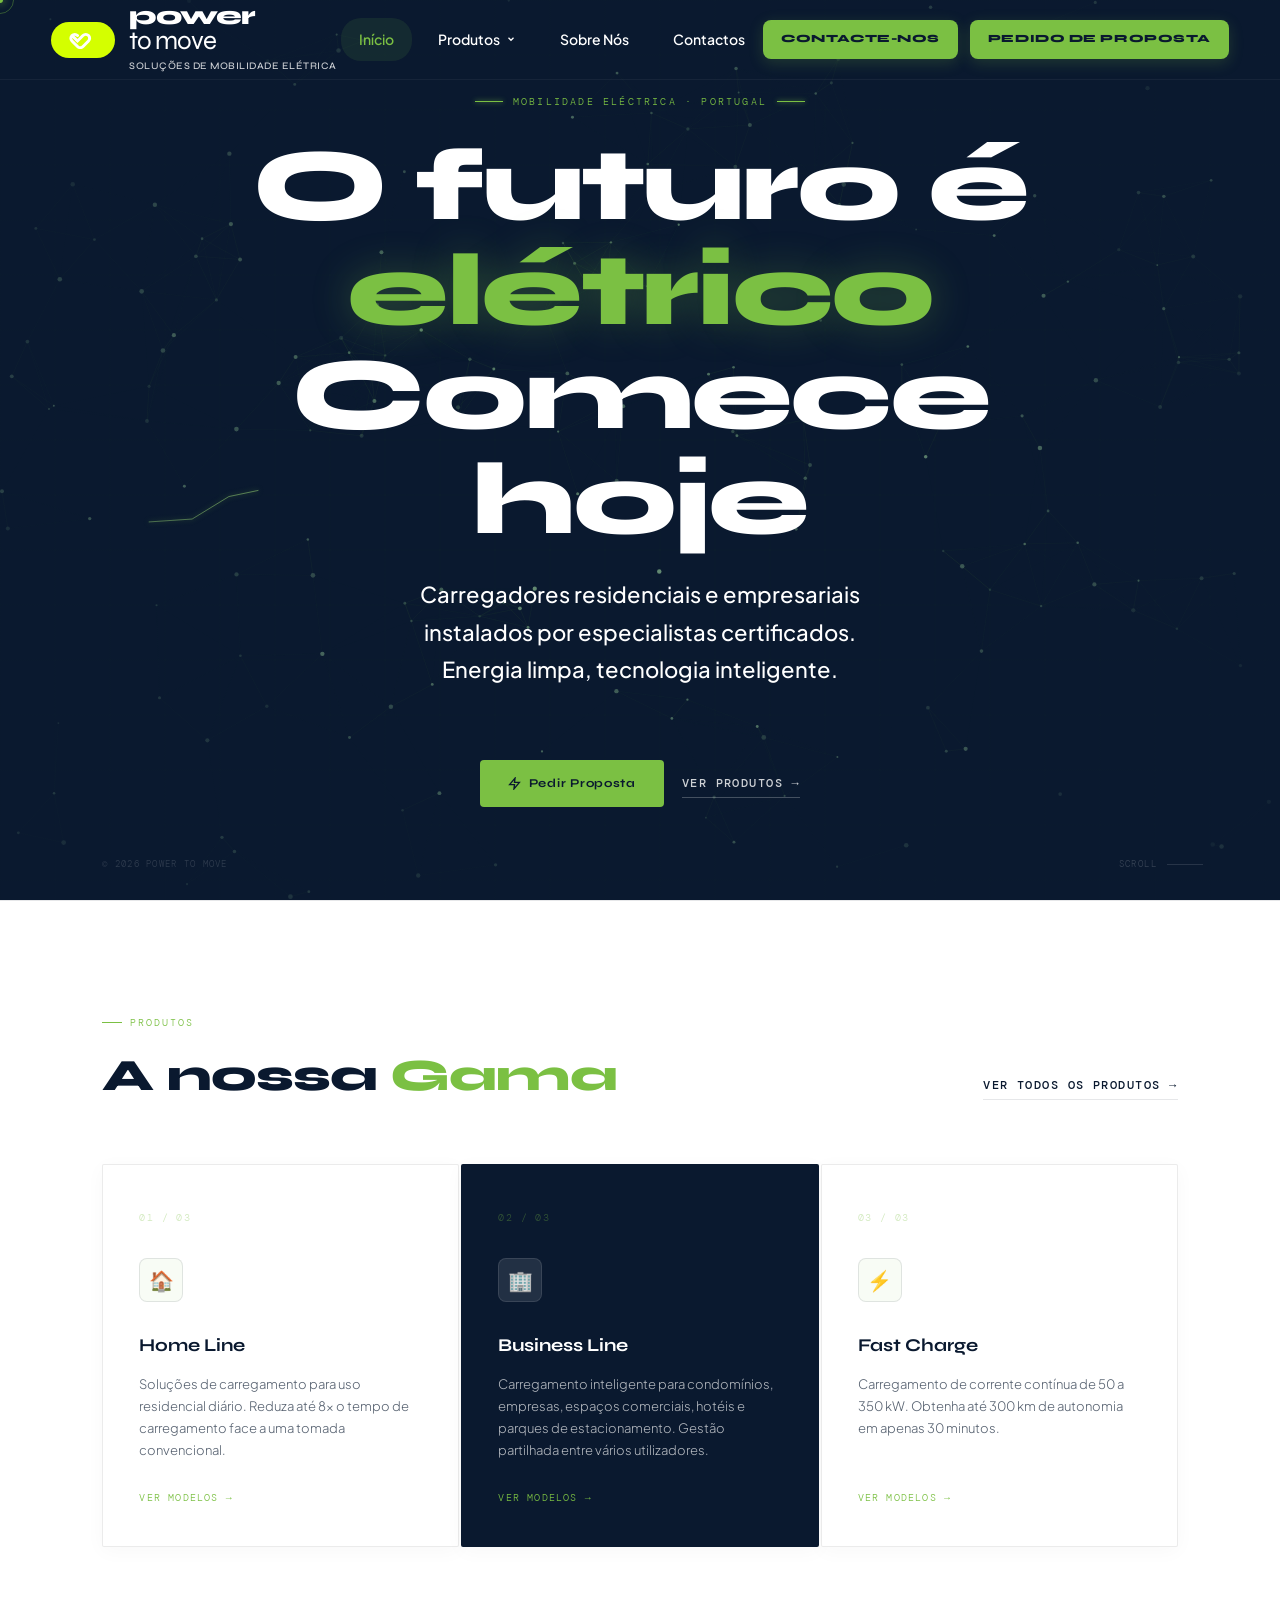
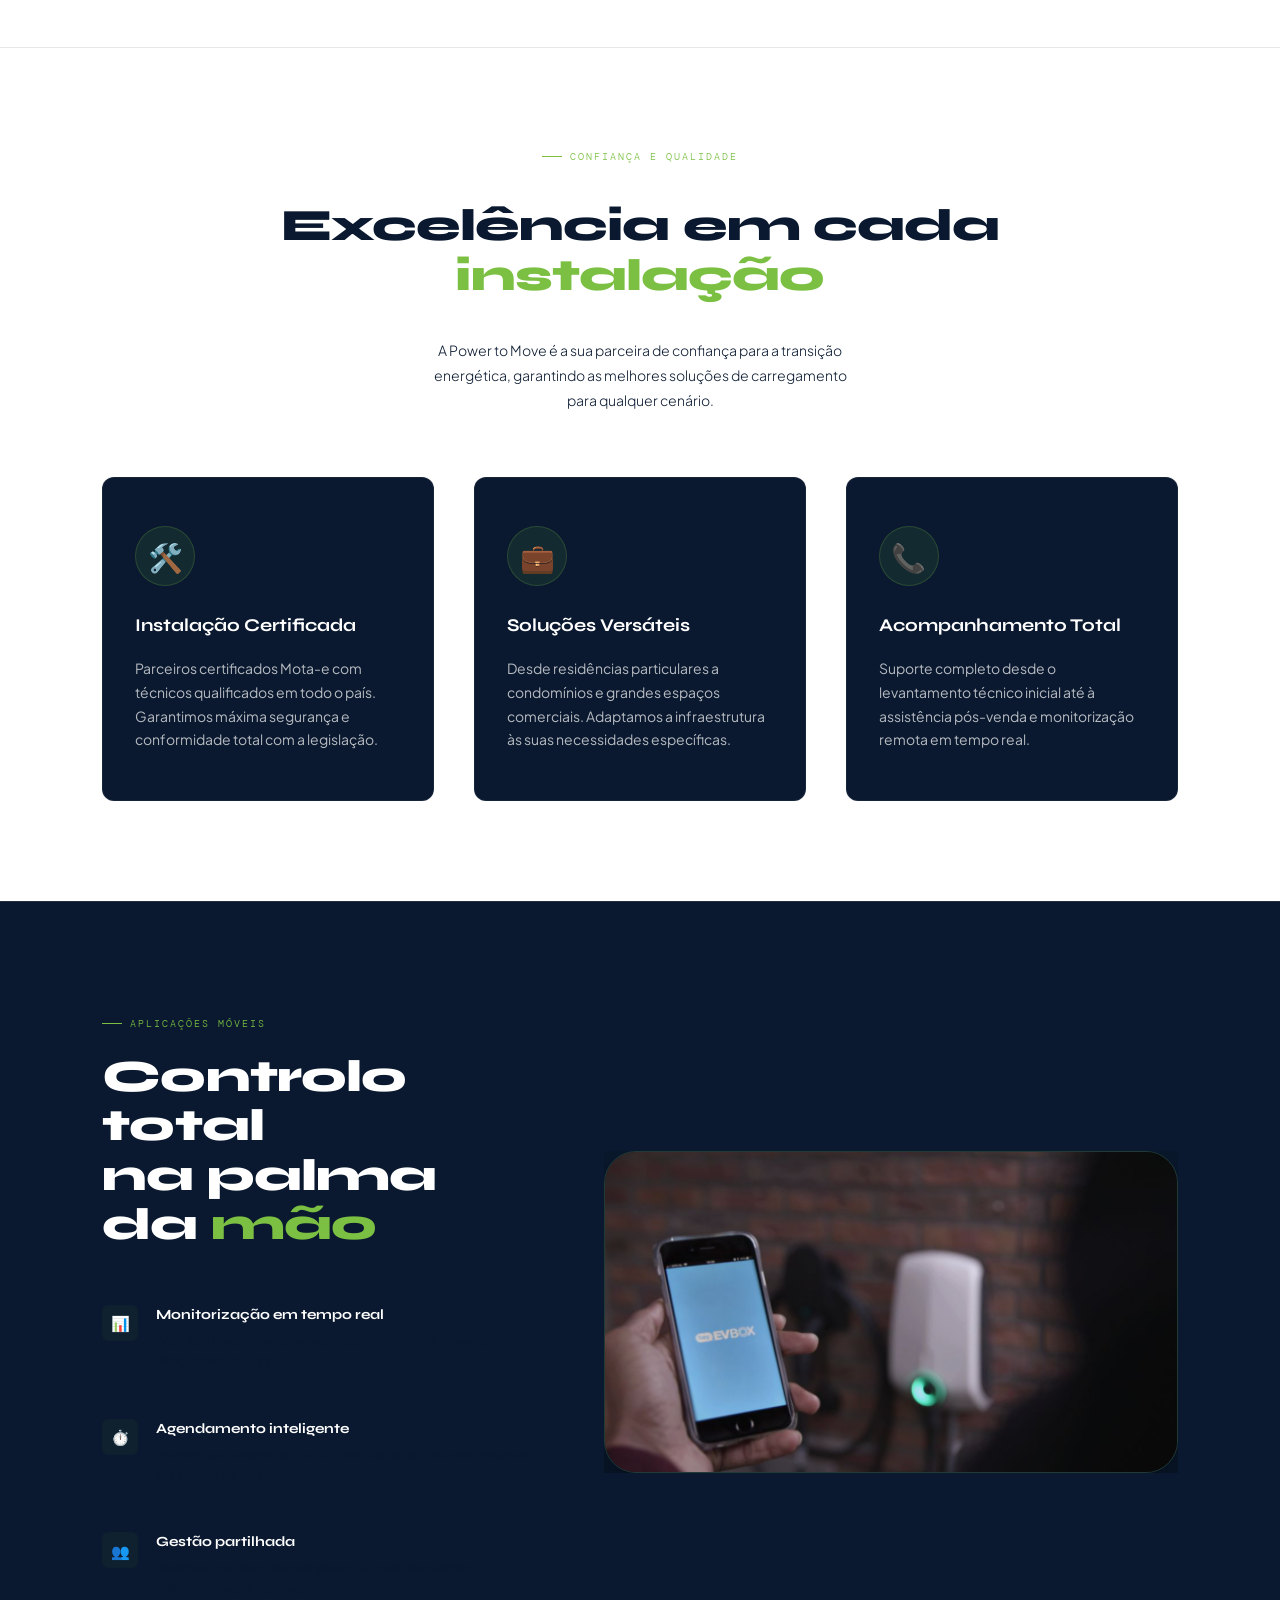
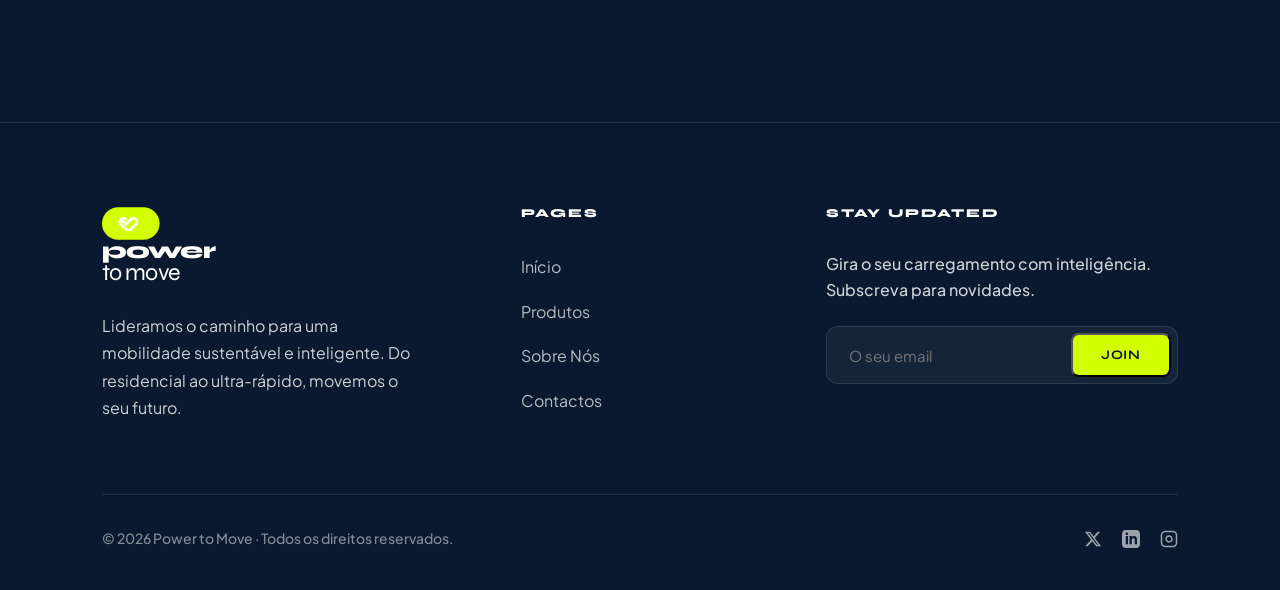
<file: index.html>
<!DOCTYPE html>
<html lang="pt">

<head>
    <meta charset="UTF-8" />
    <meta name="viewport" content="width=device-width, initial-scale=1.0, maximum-scale=1.0, user-scalable=no" />
    <title>Power to Move — Carregadores EV</title>
    <link
        href="https://fonts.googleapis.com/css2?family=Syne:wght@400;600;700;800&family=DM+Mono:ital,wght@0,300;0,400;1,300&family=Plus+Jakarta+Sans:wght@300;400;500;600&display=swap"
        rel="stylesheet" />
    <link rel="stylesheet" href="css/landing.css">
    <style>
        /* Extra safety for mobile overflow */
        .page-wrapper {
            overflow-x: hidden;
            width: 100%;
            position: relative;
        }
    </style>
</head>

<body>
    <div class="page-wrapper">

        <!-- CURSOR -->
        <div id="cursor"></div>
        <div id="cursor-ring"></div>

        <!-- NAV -->
        <nav id="navbar">
            <a href="index.html" class="logo">
                <div class="logo-pill">
                    <div class="logo-waves"></div>
                </div>
                <div class="logo-text">
                    <div class="logo-brand">
                        <span>power</span>
                        <span>to move</span>
                    </div>
                    <span class="logo-caption">soluções de mobilidade elétrica</span>
                </div>
            </a>

            <ul class="nav-links">
                <li><a href="index.html" class="active">Início</a></li>
                <li class="has-mega">
                    <a href="produtos.html">
                        Produtos
                        <svg width="10" height="10" viewBox="0 0 24 24" fill="none" stroke="currentColor"
                            stroke-width="3">
                            <path d="M6 9l6 6 6-6" />
                        </svg>
                    </a>
                    <div class="mega-menu">
                        <div class="mega-col">
                            <div class="mega-col-title">EV Home Chargers</div>
                            <div class="mega-items">
                                <a href="home-line.html" class="mega-item">
                                    <span class="mega-item-title">Home Line</span>
                                    <span class="mega-item-desc">Simples, seguro e eficiente</span>
                                </a>
                                <a href="#" class="mega-item">
                                    <span class="mega-item-title">Mini Pro 2</span>
                                    <span class="mega-item-desc">Inteligente e conectado</span>
                                </a>
                            </div>
                        </div>
                        <div class="mega-col">
                            <div class="mega-col-title">EV Business Chargers</div>
                            <div class="mega-items">
                                <a href="business-line.html" class="mega-item">
                                    <span class="mega-item-title">Business Line</span>
                                    <span class="mega-item-desc">Gestão de frotas e condomínios</span>
                                </a>
                                <a href="fast-charge.html" class="mega-item">
                                    <span class="mega-item-title">Fast Charge</span>
                                    <span class="mega-item-desc">Carregamento ultrarrápido DC</span>
                                </a>
                            </div>
                        </div>
                        <div class="mega-col">
                            <div class="mega-col-title">More Products</div>
                            <div class="mega-items">
                                <a href="accessories.html" class="mega-item">
                                    <span class="mega-item-title">Cabos & Acessórios</span>
                                    <span class="mega-item-desc">Cabos, adaptadores e suportes</span>
                                </a>
                                <a href="#" class="mega-item">
                                    <span class="mega-item-title">Software Solutions</span>
                                    <span class="mega-item-desc">Plataforma de gestão P2M</span>
                                </a>
                            </div>
                        </div>
                    </div>
                </li>
                <li><a href="about-us.html">Sobre Nós</a></li>
                <li><a href="#footer">Contactos</a></li>
            </ul>

            <div class="nav-right">
                <a href="mailto:mail@powertomove.pt" class="nav-cta-secondary">Contacte-nos</a>
                <a href="#hero" class="nav-cta">Pedido de Proposta</a>
                <button id="mobile-toggle" class="nav-hamburger" aria-label="Toggle Navigation">
                    <span></span>
                    <span></span>
                    <span></span>
                </button>
            </div>
        </nav>

        <!-- ── HERO ── -->
        <section id="hero">
            <canvas id="hero-canvas"></canvas>
            <div class="hero-vignette"></div>
            <div class="hero-left-fade"></div>

            <div class="hero-content">
                <div class="eyebrow" style="justify-content:center;">
                    <span class="eyebrow-line"></span>
                    <span class="eyebrow-text">Mobilidade Eléctrica · Portugal</span>
                    <span class="eyebrow-line"></span>
                </div>
                <h1>O futuro é <em>elétrico</em><br />Comece hoje</h1>
                <p class="hero-sub">Carregadores residenciais e empresariais instalados por especialistas certificados.
                    Energia limpa, tecnologia inteligente.</p>
                <div class="hero-btns">
                    <a href="#cta-band" class="btn-primary">
                        <svg width="13" height="13" viewBox="0 0 24 24" fill="none" stroke="currentColor"
                            stroke-width="2.5">
                            <path d="M13 2L3 14h9l-1 8 10-12h-9l1-8z" />
                        </svg>
                        Pedir Proposta
                    </a>
                    <a href="#produtos" class="btn-ghost">Ver Produtos →</a>
                </div>
            </div>

            <!-- Stats removed per user request -->

            <div class="hero-bottom">
                <span
                    style="font-family:'DM Mono',monospace;font-size:9px;font-weight:300;color:rgba(255,255,255,.15);letter-spacing:.14em;">©
                    2026 POWER TO MOVE</span>
                <div class="scroll-hint">
                    <span>Scroll</span>
                    <div class="scroll-track"></div>
                </div>
            </div>
        </section>

        <!-- ── PRODUTOS ── -->
        <section id="produtos">
            <div class="produtos-header reveal">
                <div>
                    <div class="section-tag">Produtos</div>
                    <h2 class="section-title">A nossa <em>Gama</em></h2>
                </div>
                <a href="produtos.html" class="btn-ghost reveal reveal-delay-2">Ver todos os produtos →</a>
            </div>

            <div class="produtos-grid">
                <div class="produto-card reveal reveal-delay-1">
                    <div class="produto-number">01 / 03</div>
                    <div class="produto-icon">🏠</div>
                    <div class="produto-name">Home Line</div>
                    <p class="produto-desc">Soluções de carregamento para uso residencial diário. Reduza até 8× o tempo
                        de
                        carregamento face a uma tomada convencional.</p>
                    <a href="home-line.html" class="produto-link">Ver modelos →</a>
                </div>
                <div class="produto-card featured reveal reveal-delay-2">
                    <div class="produto-number">02 / 03</div>
                    <div class="produto-icon">🏢</div>
                    <div class="produto-name">Business Line</div>
                    <p class="produto-desc">Carregamento inteligente para condomínios, empresas, espaços comerciais,
                        hotéis
                        e parques de estacionamento. Gestão partilhada entre vários utilizadores.</p>
                    <a href="business-line.html" class="produto-link">Ver modelos →</a>
                </div>
                <div class="produto-card reveal reveal-delay-3">
                    <div class="produto-number">03 / 03</div>
                    <div class="produto-icon">⚡</div>
                    <div class="produto-name">Fast Charge</div>
                    <p class="produto-desc">Carregamento de corrente contínua de 50 a 350 kW. Obtenha até 300 km de
                        autonomia em apenas 30 minutos.</p>
                    <a href="fast-charge.html" class="produto-link">Ver modelos →</a>
                </div>
            </div>
        </section>


        <!-- ── TRUST & QUALITY SECTION ── -->
        <section id="trust-quality">
            <div class="trust-header reveal">
                <div class="section-tag">Confiança e Qualidade</div>
                <h2 class="section-title">Excelência em cada <em>instalação</em></h2>
                <p class="section-body">A Power to Move é a sua parceira de confiança para a transição energética,
                    garantindo as melhores soluções de carregamento para qualquer cenário.</p>
            </div>

            <div class="trust-grid">
                <div class="trust-item reveal reveal-delay-1">
                    <div class="trust-icon">🛠️</div>
                    <h3 class="trust-h">Instalação Certificada</h3>
                    <p class="trust-p">Parceiros certificados Mota-e com técnicos qualificados em todo o país.
                        Garantimos
                        máxima segurança e conformidade total com a legislação.</p>
                </div>
                <div class="trust-item reveal reveal-delay-2">
                    <div class="trust-icon">💼</div>
                    <h3 class="trust-h">Soluções Versáteis</h3>
                    <p class="trust-p">Desde residências particulares a condomínios e grandes espaços comerciais.
                        Adaptamos a infraestrutura às suas necessidades específicas.</p>
                </div>
                <div class="trust-item reveal reveal-delay-3">
                    <div class="trust-icon">📞</div>
                    <h3 class="trust-h">Acompanhamento Total</h3>
                    <p class="trust-p">Suporte completo desde o levantamento técnico inicial até à assistência pós-venda
                        e
                        monitorização remota em tempo real.</p>
                </div>
            </div>
        </section>

        <!-- ── APP SECTION ── -->
        <section id="app-section">
            <div class="app-inner">
                <div class="reveal">
                    <div class="section-tag">Aplicações Móveis</div>
                    <h2 class="section-title">Controlo total<br />na palma da <em>mão</em></h2>
                    <ul class="app-feature-list">
                        <li class="app-feat">
                            <div class="app-feat-icon">📊</div>
                            <div>
                                <div class="app-feat-title">Monitorização em tempo real</div>
                                <div class="app-feat-desc">Acompanhe cada sessão de carregamento, consumo e custo
                                    directamente na app.</div>
                            </div>
                        </li>
                        <li class="app-feat">
                            <div class="app-feat-icon">⏱️</div>
                            <div>
                                <div class="app-feat-title">Agendamento inteligente</div>
                                <div class="app-feat-desc">Programe o carregamento nas horas de menor tarifa para poupar
                                    na
                                    sua factura de energia.</div>
                            </div>
                        </li>
                        <li class="app-feat">
                            <div class="app-feat-icon">👥</div>
                            <div>
                                <div class="app-feat-title">Gestão partilhada</div>
                                <div class="app-feat-desc">Ideal para condomínios e empresas — gerencie múltiplos
                                    utilizadores e pontos de carga.</div>
                            </div>
                        </li>
                    </ul>
                </div>
                <div class="app-phone reveal reveal-delay-2">
                    <img src="images/app-preview.png" alt="Power to Move App Preview">
                </div>
            </div>
        </section>




        <!-- ── FOOTER ── -->
        <footer id="footer">
            <div class="footer-grid">
                <div class="footer-col brand-col">
                    <div class="logo-box footer-logo-box">
                        <div class="logo-pill">
                            <div class="logo-waves"></div>
                        </div>
                        <div class="logo-brand">
                            <span>power</span>
                            <span>to move</span>
                        </div>
                    </div>
                    <p class="footer-proposal">Lideramos o caminho para uma mobilidade sustentável e inteligente. Do
                        residencial ao ultra-rápido, movemos o seu futuro.</p>
                </div>
                <div class="footer-col links-col">
                    <div class="footer-col-title">PAGES</div>
                    <ul class="footer-links">
                        <li><a href="index.html">Início</a></li>
                        <li><a href="produtos.html">Produtos</a></li>
                        <li><a href="about-us.html">Sobre Nós</a></li>
                        <li><a href="#footer">Contactos</a></li>
                    </ul>
                </div>
                <div class="footer-col signup-col">
                    <div class="footer-col-title">STAY UPDATED</div>
                    <p class="footer-signup-text">Gira o seu carregamento com inteligência. Subscreva para novidades.
                    </p>
                    <form class="footer-form">
                        <input type="email" placeholder="O seu email" required>
                        <button type="submit">Join</button>
                    </form>
                </div>
            </div>
            <div class="footer-bottom">
                <span class="footer-copy">© 2026 Power to Move · Todos os direitos reservados.</span>
                <div class="footer-socials">
                    <a href="#" class="footer-social">
                        <svg width="18" height="18" viewBox="0 0 24 24" fill="currentColor">
                            <path
                                d="M18.244 2.25h3.308l-7.227 8.26 8.502 11.24H16.17l-5.214-6.817L4.99 21.75H1.68l7.73-8.835L1.254 2.25H8.08l4.713 6.231zm-1.161 17.52h1.833L7.084 4.126H5.117z" />
                        </svg>
                    </a>
                    <a href="#" class="footer-social">
                        <svg width="18" height="18" viewBox="0 0 24 24" fill="currentColor">
                            <path
                                d="M19 0h-14c-2.761 0-5 2.239-5 5v14c0 2.761 2.239 5 5 5h14c2.762 0 5-2.239 5-5v-14c0-2.761-2.238-5-5-5zm-11 19h-3v-11h3v11zm-1.5-12.268c-.966 0-1.75-.79-1.75-1.764s.784-1.764 1.75-1.764 1.75.79 1.75 1.764-.783 1.764-1.75 1.764zm13.5 12.268h-3v-5.604c0-3.368-4-3.113-4 0v5.604h-3v-11h3v1.765c1.396-2.586 7-2.777 7 2.476v6.759z" />
                        </svg>
                    </a>
                    <a href="#" class="footer-social">
                        <svg width="18" height="18" viewBox="0 0 24 24" fill="none" stroke="currentColor"
                            stroke-width="2">
                            <rect x="2" y="2" width="20" height="20" rx="5" ry="5" />
                            <path d="M16 11.37A4 4 0 1112.63 8 4 4 0 0116 11.37z" />
                            <line x1="17.5" y1="6.5" x2="17.51" y2="6.5" />
                        </svg>
                    </a>
                </div>
            </div>
        </footer>

        <script src="js/landing.js"></script>
</body>

</html>
</file>
<file: css/landing.css>
:root {
    --g: #7BC043;
    --g2: #a8e063;
    --g3: #d4f79e;
    --navy: #0A192F;
    --navy-light: #112240;
    --navy-lighter: #233554;
    --white: #FFFFFF;
    --dark: #0A192F;
    /* Retaining var name for compatibility but mapping to Navy */
    --dark2: #112240;
    --dark3: #233554;
    --mid: #1a2e18;
    --green-20: rgba(123, 192, 67, 0.2);
    --lime: #D4FF00;
    --border: rgba(10, 25, 47, 0.1);
    --text: #0A192F;
    --muted: rgba(10, 25, 47, 0.7);
    --muted-light: rgba(255, 255, 255, 0.7);
}

* {
    margin: 0;
    padding: 0;
    box-sizing: border-box;
}

html {
    scroll-behavior: smooth;
    overflow-x: hidden;
    width: 100%;
}

body {
    background: var(--white);
    color: var(--text);
    font-family: 'Plus Jakarta Sans', sans-serif;
    font-size: 18px;
    font-weight: 500;
    line-height: 1.7;
    overflow-x: hidden !important;
    width: 100% !important;
    position: relative;
    -webkit-text-size-adjust: 100%;
    -ms-text-size-adjust: 100%;
}

/* ── SCROLLBAR ── */
::-webkit-scrollbar {
    width: 4px;
}

::-webkit-scrollbar-track {
    background: var(--dark);
}

::-webkit-scrollbar-thumb {
    background: var(--g);
    border-radius: 4px;
}

/* ── CURSOR ── */
#cursor {
    position: fixed;
    width: 6px;
    height: 6px;
    background: var(--g);
    border-radius: 50%;
    pointer-events: none;
    z-index: 9999;
    transform: translate(-50%, -50%);
    box-shadow: 0 0 10px var(--g);
    transition: width .15s, height .15s;
}

#cursor-ring {
    position: fixed;
    width: 28px;
    height: 28px;
    border: 1px solid rgba(123, 192, 67, 0.38);
    border-radius: 50%;
    pointer-events: none;
    z-index: 9998;
    transform: translate(-50%, -50%);
    transition: width .35s cubic-bezier(.23, 1, .32, 1), height .35s cubic-bezier(.23, 1, .32, 1), border-color .2s;
}

body {
    cursor: none;
}

a,
button,
input,
label {
    cursor: none;
}

/* ── NAV ── */
nav {
    position: fixed;
    top: 0;
    left: 0;
    right: 0;
    z-index: 1000;
    display: grid;
    grid-template-columns: 1fr auto 1fr;
    align-items: center;
    padding: 0 4vw;
    height: 80px;
    border-bottom: 1px solid rgba(255, 255, 255, 0.05);
    transition: all .4s cubic-bezier(.16, 1, .3, 1);
    background: transparent;
}

nav.scrolled {
    background: rgba(10, 25, 47, 0.98);
    backdrop-filter: blur(20px);
    height: 72px;
    border-bottom-color: rgba(255, 255, 255, 0.1);
}

/* ── LOGO RECREATION ── */
.logo {
    display: flex;
    align-items: center;
    gap: 14px;
    text-decoration: none;
    transition: transform .3s;
}

.logo:hover {
    transform: translateY(-1px);
}

.logo-pill {
    width: 64px;
    height: 36px;
    background: var(--lime);
    border-radius: 100px;
    display: flex;
    align-items: center;
    justify-content: center;
    position: relative;
    padding: 0 12px;
}

.logo-waves {
    width: 32px;
    height: 18px;
    background: #fff;
    mask: url("data:image/svg+xml,%3Csvg viewBox='0 0 32 18' xmlns='http://www.w3.org/2000/svg'%3Base-path d='M8 14c-2.2 0-4-1.8-4-4s1.8-4 4-4 4 1.8 4 4-1.8 4-4 4zm16-4c0-2.2-1.8-4-4-4s-4 1.8-4 4 1.8 4 4 4 4-1.8 4-4z'/%3E%3Cpath d='M24 10c0 4.4-3.6 8-8 8s-8-3.6-8-8 3.6-8 8-8 8 3.6 8 8z' fill-opacity='.3'/%3E%3Cpath d='M8 10c0-4.4 3.6-8 8-8s8 3.6 8 8-3.6 8-8 8-8-3.6-8-8z' fill-opacity='.3'/%3E%3C/svg%3E") no-repeat center;
    -webkit-mask: url("data:image/svg+xml,%3Csvg viewBox='0 0 32 18' xmlns='http://www.w3.org/2000/svg'%3E%3Cpath d='M10.5 4.5c-1.5-1.5-4-1.5-5.5 0-1.5 1.5-1.5 4 0 5.5l5.5 5.5c1.5 1.5 4 1.5 5.5 0l5.5-5.5c1.5-1.5 1.5-4 0-5.5-1.5-1.5-4-1.5-5.5 0L10.5 10l-5.5-5.5' stroke='white' stroke-width='3' stroke-linecap='round' fill='none'/%3E%3C/svg%3E") no-repeat center;
    mask-size: contain;
    -webkit-mask-size: contain;
}

/* Fallback wave using CSS shapes if mask fails */
.logo-waves::before,
.logo-waves::after {
    content: '';
    position: absolute;
    width: 20px;
    height: 8px;
    background: #fff;
    border-radius: 10px;
    top: 50%;
    left: 50%;
}

.logo-waves::before {
    transform: translate(-70%, -50%) rotate(-45deg);
}

.logo-waves::after {
    transform: translate(-30%, -50%) rotate(45deg);
}

.logo-text {
    display: flex;
    flex-direction: column;
    justify-content: center;
}

.logo-brand {
    font-family: 'Syne', sans-serif;
    font-size: 26px;
    font-weight: 700;
    color: #fff;
    line-height: 0.95;
    letter-spacing: -0.04em;
    display: flex;
    flex-direction: column;
}

.logo-brand span:first-child {
    font-weight: 800;
}

.logo-brand span:last-child {
    font-weight: 400;
}

.logo-caption {
    font-family: 'Syne', sans-serif;
    font-size: 10px;
    font-weight: 500;
    color: #fff;
    opacity: 0.8;
    letter-spacing: 0.05em;
    text-transform: uppercase;
    margin-top: 4px;
}



.logo-icon {
    width: 32px;
    height: 32px;
    background: var(--g);
    border-radius: 6px;
    display: flex;
    align-items: center;
    justify-content: center;
    font-size: 14px;
    box-shadow: 0 0 12px rgba(123, 192, 67, .4);
}

.nav-links {
    display: flex;
    align-items: center;
    gap: 8px;
    list-style: none;
    justify-self: center;
}


.nav-links li a {
    color: #fff;
    text-decoration: none;
    font-weight: 550;
    font-size: 14px;
    transition: all .3s;
    padding: 10px 18px;
    border-radius: 20px;
    display: flex;
    align-items: center;
    gap: 6px;
}

.nav-links li a:hover {
    color: #fff;
    background: rgba(255, 255, 255, 0.08);
}

.nav-links li a.active {
    color: var(--g);
    background: rgba(123, 192, 67, 0.1);
}

.nav-right {
    display: flex;
    align-items: center;
    gap: 12px;
}

.nav-hamburger {
    display: none;
    flex-direction: column;
    gap: 5px;
    background: transparent;
    border: none;
    padding: 10px;
    z-index: 1100;
}

.nav-hamburger span {
    display: block;
    width: 22px;
    height: 2px;
    background: #fff;
    border-radius: 2px;
    transition: transform .3s, opacity .3s;
}

.nav-hamburger.active span:nth-child(1) {
    transform: translateY(7px) rotate(45deg);
}

.nav-hamburger.active span:nth-child(2) {
    opacity: 0;
}

.nav-hamburger.active span:nth-child(3) {
    transform: translateY(-7px) rotate(-45deg);
}

.nav-cta,
.nav-cta-secondary {
    display: inline-flex;
    background: var(--g);
    color: var(--dark) !important;
    font-family: 'Syne', sans-serif !important;
    font-size: 11px !important;
    font-weight: 800 !important;
    padding: 10px 18px !important;
    border-radius: 8px;
    white-space: nowrap;
    letter-spacing: .05em !important;
    text-decoration: none;
    text-transform: uppercase;
    transition: all .3s cubic-bezier(.23, 1, .32, 1) !important;
    box-shadow: 0 4px 15px rgba(123, 192, 67, .2);
}

.nav-cta:hover,
.nav-cta-secondary:hover {
    background: var(--g2) !important;
    transform: translateY(-2px);
    box-shadow: 0 8px 25px rgba(123, 192, 67, .4) !important;
}



/* ── MEGA MENU ── */
.has-mega {
    position: static;
}

.mega-menu {
    position: absolute;
    top: 100%;
    left: 50%;
    transform: translateX(-50%) translateY(15px);
    width: 800px;
    background: #fff;
    border-radius: 12px;
    padding: 28px 32px;
    display: grid;
    grid-template-columns: repeat(3, 1fr);
    gap: 32px;
    box-shadow: 0 25px 50px rgba(0, 0, 0, 0.15);
    opacity: 0;
    visibility: hidden;
    transition: all .35s cubic-bezier(.16, 1, .3, 1);
    z-index: 1001;
    border: 1px solid rgba(0, 0, 0, 0.04);
}



.has-mega:hover .mega-menu {
    opacity: 1;
    visibility: visible;
    transform: translateX(-50%) translateY(10px);
}

.mega-col-title {
    font-family: 'Syne', sans-serif;
    font-size: 10px;
    font-weight: 700;
    color: var(--muted);
    text-transform: uppercase;
    letter-spacing: .12em;
    margin-bottom: 20px;
    padding-bottom: 10px;
    border-bottom: 1px solid rgba(0, 0, 0, 0.03);
}

.mega-items {
    display: flex;
    flex-direction: column;
    gap: 16px;
}


.mega-item {
    text-decoration: none;
    display: flex;
    flex-direction: column;
    gap: 4px;
    transition: transform .2s;
}

.mega-item:hover {
    transform: translateX(5px);
}

.mega-item-title {
    font-family: 'Syne', sans-serif;
    font-size: 14px;
    font-weight: 700;
    color: var(--navy);
}

.mega-item-desc {
    font-size: 11px;
    color: var(--muted);
    font-weight: 400;
}


.nav-links li a svg {
    transition: transform .3s;
}

.has-mega:hover>a svg {
    transform: rotate(180deg);
}


/* ── HERO ── */
#hero {
    height: 100vh;
    position: relative;
    overflow: hidden;
    display: flex;
    align-items: center;
    background: var(--navy);
    color: #fff;
}

#hero-canvas {
    position: absolute;
    inset: 0;
}

.hero-vignette {
    position: absolute;
    inset: 0;
    background: radial-gradient(ellipse 65% 65% at 50% 50%, transparent 25%, rgba(10, 25, 47, .8) 100%);
    pointer-events: none;
    z-index: 1;
}

.hero-left-fade {
    display: none;
}

.hero-content {
    position: relative;
    z-index: 2;
    padding: 0 4vw;
    width: 100%;
    max-width: 1000px;
    margin: 0 auto;
    text-align: center;
    display: flex;
    flex-direction: column;
    align-items: center;
}

.eyebrow {
    display: flex;
    align-items: center;
    gap: 10px;
    margin-bottom: 24px;
    opacity: 0;
    animation: revealUp .8s ease .3s forwards;
}

.eyebrow-line {
    width: 28px;
    height: 1px;
    background: var(--g);
    box-shadow: 0 0 5px var(--g);
}

.eyebrow-text {
    font-family: 'DM Mono', monospace;
    font-size: 10px;
    font-weight: 300;
    color: var(--g);
    letter-spacing: .22em;
    text-transform: uppercase;
}

.hero-content h1 {
    font-family: 'Syne', sans-serif;
    font-size: clamp(24px, 8vw, 104px);
    font-weight: 800;
    color: #fff;
    line-height: 1.02;
    letter-spacing: -.025em;
    opacity: 0;
    animation: revealUp .9s ease .5s forwards;
    word-wrap: break-word;
    overflow-wrap: anywhere;
    hyphens: auto;
}


.hero-content h1 em {
    font-style: normal;
    color: var(--g);
    text-shadow: 0 0 40px rgba(123, 192, 67, .3);
}

.hero-content p {
    font-size: 22px;
    color: #fff;
    font-weight: 500;
    opacity: 1;
    animation: revealUp .9s ease .7s forwards;
    max-width: 650px;
    text-wrap: balance;
    margin: 24px 0 32px;
    overflow-wrap: break-word;
}

.hero-btns {
    margin-top: 40px;
    display: flex;
    align-items: center;
    gap: 18px;
    opacity: 0;
    animation: revealUp .9s ease .9s forwards;
}

.btn-primary {
    display: inline-flex;
    align-items: center;
    gap: 8px;
    background: var(--g);
    color: var(--dark);
    font-family: 'Syne', sans-serif;
    font-size: 12px;
    font-weight: 700;
    letter-spacing: .06em;
    padding: 13px 28px;
    border-radius: 4px;
    text-decoration: none;
    border: none;
    transition: all .25s;
    box-shadow: 0 0 0 0 rgba(123, 192, 67, .4);
}

.btn-primary:hover {
    background: var(--g2);
    transform: translateY(-2px);
    box-shadow: 0 0 28px rgba(123, 192, 67, .45);
}

.btn-ghost {
    font-family: 'DM Mono', monospace;
    font-size: 12px;
    font-weight: 500;
    color: #fff;
    opacity: 0.8;
    letter-spacing: .12em;
    text-transform: uppercase;
    text-decoration: none;
    border-bottom: 1px solid rgba(255, 255, 255, .3);
    transition: all .2s;
    padding: 4px 0;
}

.btn-ghost:hover {
    opacity: 1;
    border-color: #fff;
    transform: translateX(4px);
}

.hero-stats {
    position: absolute;
    right: 6vw;
    top: 50%;
    transform: translateY(-50%);
    z-index: 2;
    display: flex;
    flex-direction: column;
    gap: 24px;
    opacity: 0;
    animation: revealRight .9s ease 1.1s forwards;
}

.h-stat {
    text-align: right;
}

.h-stat-num {
    font-family: 'Syne', sans-serif;
    font-size: clamp(20px, 2.2vw, 30px);
    font-weight: 800;
    color: var(--g);
    line-height: 1;
    text-shadow: 0 0 18px rgba(123, 192, 67, .3);
}

.h-stat-lbl {
    font-size: 9px;
    font-weight: 300;
    color: var(--muted);
    letter-spacing: .1em;
    text-transform: uppercase;
    margin-top: 3px;
    font-family: 'DM Mono', monospace;
}

.h-divider {
    width: 1px;
    height: 24px;
    background: linear-gradient(to bottom, transparent, rgba(123, 192, 67, .2), transparent);
    margin-left: auto;
}

.hero-bottom {
    position: absolute;
    bottom: 28px;
    left: 8vw;
    right: 6vw;
    z-index: 2;
    display: flex;
    justify-content: space-between;
    align-items: center;
    opacity: 0;
    animation: revealUp .8s ease 1.3s forwards;
}

.scroll-hint {
    display: flex;
    align-items: center;
    gap: 10px;
    font-family: 'DM Mono', monospace;
    font-size: 9px;
    font-weight: 300;
    color: rgba(255, 255, 255, .18);
    letter-spacing: .16em;
    text-transform: uppercase;
}

.scroll-track {
    width: 36px;
    height: 1px;
    background: rgba(255, 255, 255, .12);
    position: relative;
    overflow: hidden;
}

.scroll-track::after {
    content: '';
    position: absolute;
    left: -100%;
    top: 0;
    bottom: 0;
    width: 40%;
    background: var(--g);
    animation: scrollAnim 2.2s ease-in-out infinite;
}

/* ── SECTION BASE ── */
section {
    padding: 100px 8vw;
}

.section-tag {
    display: inline-flex;
    align-items: center;
    gap: 8px;
    font-family: 'DM Mono', monospace;
    font-size: 10px;
    font-weight: 300;
    color: var(--g);
    letter-spacing: .2em;
    text-transform: uppercase;
    margin-bottom: 20px;
}

.section-tag::before {
    content: '';
    width: 20px;
    height: 1px;
    background: var(--g);
}

.section-title {
    font-family: 'Syne', sans-serif;
    font-size: clamp(28px, 3.5vw, 48px);
    font-weight: 800;
    color: #fff;
    line-height: 1.1;
    letter-spacing: -.02em;
}

.section-title em {
    font-style: normal;
    color: var(--g);
}

.section-body {
    color: var(--muted);
    font-size: 14px;
    line-height: 1.8;
    font-weight: 300;
    max-width: 44ch;
    margin-top: 14px;
}

/* ── PRODUTOS SECTION ── */
#produtos {
    background: var(--white);
    border-top: 1px solid var(--border);
}

.produtos-header {
    display: flex;
    justify-content: space-between;
    align-items: flex-end;
    margin-bottom: 64px;
    flex-wrap: wrap;
    gap: 24px;
}

.produtos-header .section-title {
    color: var(--navy);
}

.produtos-header .btn-ghost {
    color: var(--navy);
    border-color: var(--border);
}

.produtos-header .btn-ghost:hover {
    color: var(--g);
    border-color: var(--g);
}

.produtos-grid {
    display: grid;
    grid-template-columns: repeat(3, 1fr);
    gap: 2px;
}

.produto-card {
    position: relative;
    overflow: hidden;
    border: 1px solid rgba(0, 0, 0, 0.08);
    /* Light grey border */
    border-radius: 2px;
    padding: 44px 36px 40px;
    background: #fff;
    transition: border-color .3s, background .3s, box-shadow .3s;
    display: flex;
    flex-direction: column;
    box-shadow: 0 4px 20px rgba(0, 0, 0, 0.03);
}

.produto-card:hover {
    border-color: var(--g);
    background: #fff;
    box-shadow: 0 10px 30px rgba(0, 0, 0, 0.08);
}

.produto-card::before {
    content: '';
    position: absolute;
    top: 0;
    left: 0;
    right: 0;
    height: 2px;
    background: linear-gradient(to right, transparent, var(--g), transparent);
    opacity: 0;
    transition: opacity .3s;
}

.produto-card:hover::before {
    opacity: 1;
}

.produto-number {
    font-family: 'DM Mono', monospace;
    font-size: 10px;
    font-weight: 300;
    color: rgba(123, 192, 67, .35);
    letter-spacing: .14em;
    margin-bottom: 32px;
}

.produto-icon {
    width: 44px;
    height: 44px;
    border: 1px solid var(--border);
    border-radius: 8px;
    display: flex;
    align-items: center;
    justify-content: center;
    font-size: 20px;
    margin-bottom: 28px;
    background: rgba(123, 192, 67, .05);
}

.produto-name {
    font-family: 'Syne', sans-serif;
    font-size: 18px;
    font-weight: 700;
    color: var(--navy);
    margin-bottom: 12px;
}

.produto-desc {
    font-size: 13px;
    color: var(--muted);
    font-weight: 300;
    line-height: 1.7;
    flex: 1;
}

.produto-link {
    display: inline-flex;
    align-items: center;
    gap: 6px;
    margin-top: 28px;
    font-family: 'DM Mono', monospace;
    font-size: 10px;
    font-weight: 300;
    letter-spacing: .12em;
    text-transform: uppercase;
    color: var(--g);
    text-decoration: none;
    transition: gap .2s;
}

.produto-link:hover {
    gap: 10px;
}

.produto-card.featured {
    background: var(--navy);
    border-color: transparent;
}

.produto-card.featured .produto-name {
    color: #fff;
}

.produto-card.featured .produto-desc {
    color: rgba(255, 255, 255, 0.7);
}

.produto-card.featured .produto-link {
    color: var(--g);
}

.produto-card.featured .produto-icon {
    background: rgba(255, 255, 255, 0.1);
    border-color: rgba(255, 255, 255, 0.1);
}

.produto-card.featured::before {
    display: none;
}

/* ── FEATURE SECTIONS (alternating) ── */
.feature-row {
    display: grid;
    grid-template-columns: 1fr 1fr;
    gap: 80px;
    align-items: center;
    padding: 80px 8vw;
    border-top: 1px solid var(--border);
    background: var(--white);
    color: var(--text);
}

.feature-row.reverse {
    direction: rtl;
}

.feature-row.reverse>* {
    direction: ltr;
}

/* Removed empty .feature-text rule */

.feature-kicker {
    font-family: 'DM Mono', monospace;
    font-size: 10px;
    font-weight: 300;
    color: var(--g);
    letter-spacing: .2em;
    text-transform: uppercase;
    display: flex;
    align-items: center;
    gap: 8px;
    margin-bottom: 18px;
}

.feature-kicker::before {
    content: '';
    width: 16px;
    height: 1px;
    background: var(--g);
}

.feature-h {
    font-family: 'Syne', sans-serif;
    font-size: clamp(22px, 2.8vw, 36px);
    font-weight: 800;
    color: var(--navy);
    line-height: 1.12;
    letter-spacing: -.02em;
    margin-bottom: 16px;
}

.feature-p {
    font-size: 18px;
    font-weight: 500;
    color: var(--text);
    line-height: 1.8;
    margin-bottom: 24px;
    max-width: 42ch;
}

.feature-cta {
    display: inline-flex;
    align-items: center;
    gap: 8px;
    margin-top: 28px;
    font-family: 'DM Mono', monospace;
    font-size: 10px;
    font-weight: 300;
    letter-spacing: .14em;
    text-transform: uppercase;
    color: var(--g);
    text-decoration: none;
    border-bottom: 1px solid rgba(123, 192, 67, .3);
    padding-bottom: 3px;
    transition: border-color .2s, gap .2s;
}

.feature-cta:hover {
    border-color: var(--g);
    gap: 12px;
}

.feature-visual {
    position: relative;
    aspect-ratio: 4/3;
    overflow: hidden;
    border-radius: 4px;
    border: 1px solid var(--border);
}

.feature-visual img {
    width: 100%;
    height: 100%;
    object-fit: cover;
    filter: brightness(.65) saturate(.8);
    transition: filter .4s;
}

.feature-visual:hover img {
    filter: brightness(.75) saturate(.9);
}

.feature-visual::after {
    content: '';
    position: absolute;
    inset: 0;
    background: linear-gradient(135deg, rgba(123, 192, 67, .08) 0%, transparent 60%);
}

/* Placeholder visuals when no image */
.feature-placeholder {
    width: 100%;
    height: 100%;
    aspect-ratio: 4/3;
    border: 1px solid var(--border);
    border-radius: 4px;
    background: var(--dark3);
    display: flex;
    align-items: center;
    justify-content: center;
    font-size: 56px;
    position: relative;
    overflow: hidden;
}

.feature-placeholder::before {
    content: '';
    position: absolute;
    inset: 0;
    background: radial-gradient(ellipse at center, rgba(123, 192, 67, .07) 0%, transparent 70%);
}

.feature-placeholder-grid {
    position: absolute;
    inset: 0;
    background-image:
        linear-gradient(rgba(123, 192, 67, .04) 1px, transparent 1px),
        linear-gradient(90deg, rgba(123, 192, 67, .04) 1px, transparent 1px);
    background-size: 32px 32px;
}

.feature-bullets {
    list-style: none;
    margin-top: 20px;
    display: flex;
    flex-direction: column;
    gap: 8px;
}

.feature-bullets li {
    font-size: 17px;
    font-weight: 500;
    color: var(--text);
    margin-bottom: 12px;
    display: flex;
    align-items: center;
    gap: 12px;
}

.feature-bullets li::before {
    content: '';
    width: 4px;
    height: 4px;
    background: var(--g);
    border-radius: 50%;
    flex-shrink: 0;
}

/* ── INSTALAÇÕES COUNTER ── */
#instalacoes {
    background: var(--navy);
    border-top: none;
    border-bottom: none;
    padding: 72px 8vw;
    color: #fff;
}

.instalacoes-grid {
    display: grid;
    grid-template-columns: repeat(4, 1fr);
    gap: 2px;
}

.inst-item {
    padding: 36px 28px;
    text-align: center;
    border: 1px solid rgba(255, 255, 255, 0.1);
    border-radius: 2px;
    background: var(--navy-light);
    transition: border-color .3s, background .3s;
}

.inst-item:hover {
    border-color: var(--g);
    background: var(--navy-lighter);
}

.inst-num {
    font-family: 'Syne', sans-serif;
    font-size: clamp(32px, 4vw, 52px);
    font-weight: 800;
    color: var(--g);
    line-height: 1;
    text-shadow: 0 0 24px rgba(123, 192, 67, .25);
}

.inst-lbl {
    font-family: 'DM Mono', monospace;
    font-size: 9px;
    font-weight: 300;
    color: var(--muted);
    letter-spacing: .14em;
    text-transform: uppercase;
    margin-top: 8px;
}

/* ── CTA BAND ── */
#cta-band {
    background: var(--g);
    padding: 80px 8vw;
}

.cta-inner {
    display: flex;
    justify-content: space-between;
    align-items: center;
    gap: 40px;
    flex-wrap: wrap;
}

.cta-band-title {
    font-family: 'Syne', sans-serif;
    font-size: clamp(24px, 3vw, 40px);
    font-weight: 800;
    color: var(--dark);
    line-height: 1.1;
    letter-spacing: -.02em;
}

.cta-band-sub {
    font-size: 13px;
    color: rgba(6, 13, 7, .6);
    font-weight: 300;
    margin-top: 10px;
    max-width: 40ch;
}

.btn-dark {
    display: inline-flex;
    align-items: center;
    gap: 8px;
    background: var(--dark);
    color: #fff;
    font-family: 'Syne', sans-serif;
    font-size: 12px;
    font-weight: 700;
    letter-spacing: .06em;
    padding: 14px 30px;
    border-radius: 4px;
    text-decoration: none;
    white-space: nowrap;
    transition: all .25s;
    flex-shrink: 0;
}

.btn-dark:hover {
    background: var(--dark3);
    box-shadow: 0 8px 32px rgba(0, 0, 0, .35);
    transform: translateY(-2px);
}

/* ── APP SECTION ── */
#app-section {
    background: var(--navy);
    border-top: 1px solid rgba(255, 255, 255, 0.1);
    padding: 100px 8vw;
    color: #fff;
}

.app-feat-title {
    color: #fff;
}

.app-feat-desc {
    color: rgba(255, 255, 255, 0.7);
}

/* Removed empty .app-inner rule if present or fixed logic */

.app-inner {
    display: grid;
    grid-template-columns: 1fr 1.3fr;
    gap: 60px;
    align-items: center;
}

.app-feature-list {
    list-style: none;
    margin-top: 32px;
    display: flex;
    flex-direction: column;
    gap: 0;
}

.app-feat {
    display: flex;
    gap: 18px;
    padding: 22px 0;
    border-bottom: 1px solid var(--border);
}

.app-feat-icon {
    width: 36px;
    height: 36px;
    flex-shrink: 0;
    border: 1px solid var(--border);
    border-radius: 6px;
    display: flex;
    align-items: center;
    justify-content: center;
    font-size: 15px;
    background: rgba(123, 192, 67, .05);
    margin-top: 2px;
}

.app-feat-title {
    font-family: 'Syne', sans-serif;
    font-size: 14px;
    font-weight: 700;
    color: #fff;
    margin-bottom: 4px;
}

.app-feat-desc {
    font-size: 12px;
    color: var(--muted);
    font-weight: 300;
    line-height: 1.7;
}

.app-phone {
    display: flex;
    justify-content: center;
    align-items: center;
    padding: 0;
    overflow: hidden;
}

.app-phone img {
    width: 100%;
    max-width: 750px;
    height: auto;
    border-radius: 32px;
    box-shadow: 0 40px 100px rgba(0, 0, 0, 0.6);
    border: 1px solid rgba(123, 192, 67, 0.2);
    transition: transform 0.8s cubic-bezier(0.23, 1, 0.32, 1);
}

.app-phone img:hover {
    transform: scale(1.02);
}

/* ── NEWSLETTER ── */
#newsletter {
    border-top: 1px solid var(--border);
    padding: 80px 8vw;
}

.newsletter-inner {
    display: flex;
    justify-content: space-between;
    align-items: center;
    gap: 40px;
    flex-wrap: wrap;
}

.newsletter-h {
    font-family: 'Syne', sans-serif;
    font-size: clamp(20px, 2.5vw, 32px);
    font-weight: 800;
    color: #fff;
}

.new.section-heading p {
    font-size: 19px;
    color: var(--text);
    font-weight: 500;
    max-width: 650px;
    margin-top: 16px;
}

.newsletter-sub {
    font-size: 13px;
    color: var(--muted);
    font-weight: 300;
    margin-top: 8px;
}

.newsletter-form {
    display: flex;
    gap: 0;
    border: 1px solid var(--border);
    border-radius: 4px;
    overflow: hidden;
    min-width: 360px;
    transition: border-color .3s;
}

.newsletter-form:focus-within {
    border-color: rgba(123, 192, 67, .4);
}

.newsletter-input {
    flex: 1;
    background: transparent;
    border: none;
    outline: none;
    padding: 14px 18px;
    font-family: 'Plus Jakarta Sans', sans-serif;
    font-size: 13px;
    font-weight: 300;
    color: #fff;
}

.newsletter-input::placeholder {
    color: var(--muted);
}

.newsletter-btn {
    background: var(--g);
    border: none;
    padding: 14px 22px;
    font-family: 'Syne', sans-serif;
    font-size: 11px;
    font-weight: 700;
    color: var(--dark);
    letter-spacing: .06em;
    text-transform: uppercase;
    transition: background .2s;
}

.newsletter-btn:hover {
    background: var(--g2);
}

.newsletter-privacy {
    font-family: 'DM Mono', monospace;
    font-size: 11px;
    font-weight: 400;
    color: #fff;
    opacity: 0.6;
    letter-spacing: .06em;
    margin-top: 12px;
    display: flex;
    align-items: center;
    gap: 6px;
}

.newsletter-privacy a {
    color: var(--lime);
    text-decoration: underline;
}

/* ── FOOTER Redesign ── */
footer {
    background: var(--navy);
    border-top: 1px solid rgba(255, 255, 255, 0.1);
    padding: 80px 8vw 40px;
    color: #fff;
}

.footer-grid {
    display: grid;
    grid-template-columns: 1.5fr 1fr 1.5fr;
    gap: 80px;
    margin-bottom: 64px;
}

.footer-logo-box {
    margin-bottom: 24px;
    transform: scale(0.9);
    transform-origin: left;
}

.footer-proposal {
    font-size: 16px;
    line-height: 1.7;
    color: #fff;
    opacity: 0.8;
    max-width: 320px;
    font-weight: 400;
}

.footer-col-title {
    font-family: 'Syne', sans-serif;
    font-size: 12px;
    font-weight: 800;
    color: #fff;
    letter-spacing: 0.15em;
    text-transform: uppercase;
    margin-bottom: 28px;
}

.footer-links {
    list-style: none;
    padding: 0;
}

.footer-links li {
    margin-bottom: 14px;
}

.footer-links a {
    color: #fff;
    opacity: 0.7;
    text-decoration: none;
    transition: all 0.3s;
    font-size: 16px;
    font-weight: 400;
}

.footer-links a:hover {
    color: var(--lime);
    opacity: 1;
    padding-left: 4px;
}

.footer-signup-text {
    font-size: 16px;
    color: #fff;
    opacity: 0.8;
    margin-bottom: 24px;
    line-height: 1.6;
}

.footer-form {
    display: flex;
    gap: 12px;
    background: rgba(255, 255, 255, 0.05);
    padding: 6px;
    border-radius: 12px;
    border: 1px solid rgba(255, 255, 255, 0.1);
}

.footer-form input {
    flex: 1;
    background: transparent;
    border: none;
    padding: 12px 16px;
    color: #fff;
    font-family: 'Plus Jakarta Sans', sans-serif;
    font-size: 15px;
    outline: none;
}

.footer-form button {
    background: var(--lime);
    color: var(--navy);
    padding: 12px 28px;
    border-radius: 8px;
    font-weight: 700;
    font-family: 'Syne', sans-serif;
    font-size: 13px;
    text-transform: uppercase;
    letter-spacing: 0.05em;
    transition: all 0.3s;
}

.footer-form button:hover {
    transform: translateY(-2px);
    box-shadow: 0 4px 15px rgba(212, 255, 0, 0.3);
}

.footer-bottom {
    padding-top: 32px;
    border-top: 1px solid rgba(255, 255, 255, 0.1);
    display: flex;
    justify-content: space-between;
    align-items: center;
}

.footer-copy {
    font-size: 14px;
    opacity: 0.5;
}

.footer-socials {
    display: flex;
    gap: 20px;
}

.footer-social {
    color: #fff;
    opacity: 0.6;
    transition: all 0.3s;
    display: flex;
    align-items: center;
    justify-content: center;
}

.footer-social:hover {
    color: var(--lime);
    opacity: 1;
    transform: translateY(-3px);
}


/* ── REVEAL ON SCROLL ── */
.reveal {
    opacity: 0;
    transform: translateY(30px);
    transition: opacity .7s ease, transform .7s ease;
}

.reveal.visible {
    opacity: 1;
    transform: translateY(0);
}

.reveal-delay-1 {
    transition-delay: .1s;
}

.reveal-delay-2 {
    transition-delay: .2s;
}

.reveal-delay-3 {
    transition-delay: .3s;
}

.reveal-delay-4 {
    transition-delay: .4s;
}

/* ── KEYFRAMES ── */
@keyframes revealUp {
    from {
        opacity: 0;
        transform: translateY(22px)
    }

    to {
        opacity: 1;
        transform: translateY(0)
    }
}

@keyframes revealRight {
    from {
        opacity: 0;
        transform: translateX(18px)
    }

    to {
        opacity: 1;
        transform: translateX(0)
    }
}

@keyframes scrollAnim {
    0% {
        left: -100%
    }

    60%,
    100% {
        left: 150%
    }
}

@keyframes rotate {
    from {
        transform: rotate(0deg)
    }

    to {
        transform: rotate(360deg)
    }
}

@keyframes pulse {

    0%,
    100% {
        opacity: .5
    }

    50% {
        opacity: 1
    }
}

/* ── RESPONSIVE ── */
@media (max-width: 1024px) {
    nav {
        display: flex !important;
        justify-content: space-between !important;
        align-items: center !important;
        padding: 0 5vw !important;
        width: 100% !important;
        left: 0 !important;
        right: 0 !important;
    }

    .nav-links {
        display: none !important;
    }

    .nav-hamburger {
        display: flex !important;
    }

    .nav-links.mobile-active {
        display: flex !important;
        position: fixed !important;
        top: 0 !important;
        left: 0 !important;
        right: 0 !important;
        bottom: 0 !important;
        width: 100vw !important;
        height: 100vh !important;
        background: var(--navy) !important;
        flex-direction: column !important;
        justify-content: center !important;
        gap: 20px !important;
        z-index: 2000 !important;
        padding: 40px !important;
    }

    .nav-links.mobile-active li a {
        font-size: 24px !important;
        text-align: center !important;
        width: 100% !important;
        padding: 15px !important;
    }

    .mega-menu {
        display: none !important;
    }

    .nav-cta-secondary,
    .nav-cta {
        display: none !important;
    }
}

@media(max-width:768px) {
    .produtos-grid {
        grid-template-columns: 1fr;
    }

    .hero-content h1 {
        font-size: clamp(24px, 12vw, 64px);
    }

    .hero-content p {
        font-size: 16px;
    }

    .hero-btns {
        flex-direction: column;
        width: 100%;
    }

    .btn-primary,
    .btn-ghost {
        width: 100%;
        justify-content: center;
    }

    .trust-grid {
        grid-template-columns: 1fr;
    }

    .app-inner {
        grid-template-columns: 1fr;
        text-align: center;
    }

    .app-feat {
        flex-direction: column;
        gap: 10px;
    }

    .section-title {
        font-size: 32px;
    }

    .footer-grid {
        grid-template-columns: 1fr;
        gap: 40px;
        text-align: center;
    }

    .brand-col,
    .signup-col {
        align-items: center;
        display: flex;
        flex-direction: column;
    }

    .footer-logo-box {
        transform-origin: center;
    }

    .nav-cta {
        display: none;
        /* Keep navbar clean on very small screens, or move to menu */
    }
}

/* ── CONSOLIDATED TRUST SECTION ── */
#trust-quality {
    padding: 100px 8vw;
    background: var(--white);
    border-top: 1px solid var(--border);
}

.trust-header {
    text-align: center;
    max-width: 900px;
    margin: 0 auto 64px;
    display: flex;
    flex-direction: column;
    align-items: center;
}

.trust-header .section-title {
    margin: 16px 0 24px;
    font-size: clamp(28px, 3.5vw, 48px);
    color: var(--navy);
}

.trust-header .section-body {
    margin-left: auto;
    margin-right: auto;
    color: var(--text);
}

.trust-grid {
    display: grid;
    grid-template-columns: repeat(3, 1fr);
    gap: 40px;
}

.trust-item {
    background: var(--dark);
    padding: 48px 32px;
    border-radius: 12px;
    color: #fff;
    transition: transform 0.4s cubic-bezier(0.23, 1, 0.32, 1);
    border: 1px solid rgba(255, 255, 255, 0.05);
}

.trust-item:hover {
    transform: translateY(-8px);
    border-color: rgba(123, 192, 67, 0.2);
}

.trust-icon {
    font-size: 28px;
    margin-bottom: 24px;
    display: flex;
    align-items: center;
    justify-content: center;
    width: 60px;
    height: 60px;
    background: rgba(123, 192, 67, 0.1);
    border-radius: 50%;
    border: 1px solid rgba(123, 192, 67, 0.2);
}

.trust-h {
    font-family: 'Syne', sans-serif;
    font-size: 18px;
    font-weight: 700;
    margin-bottom: 16px;
    color: #fff;
}

.trust-p {
    font-size: 14px;
    line-height: 1.7;
    color: rgba(255, 255, 255, 0.7);
    font-weight: 400;
}

@media (max-width: 992px) {
    .trust-grid {
        grid-template-columns: 1fr;
    }
}
</file>
